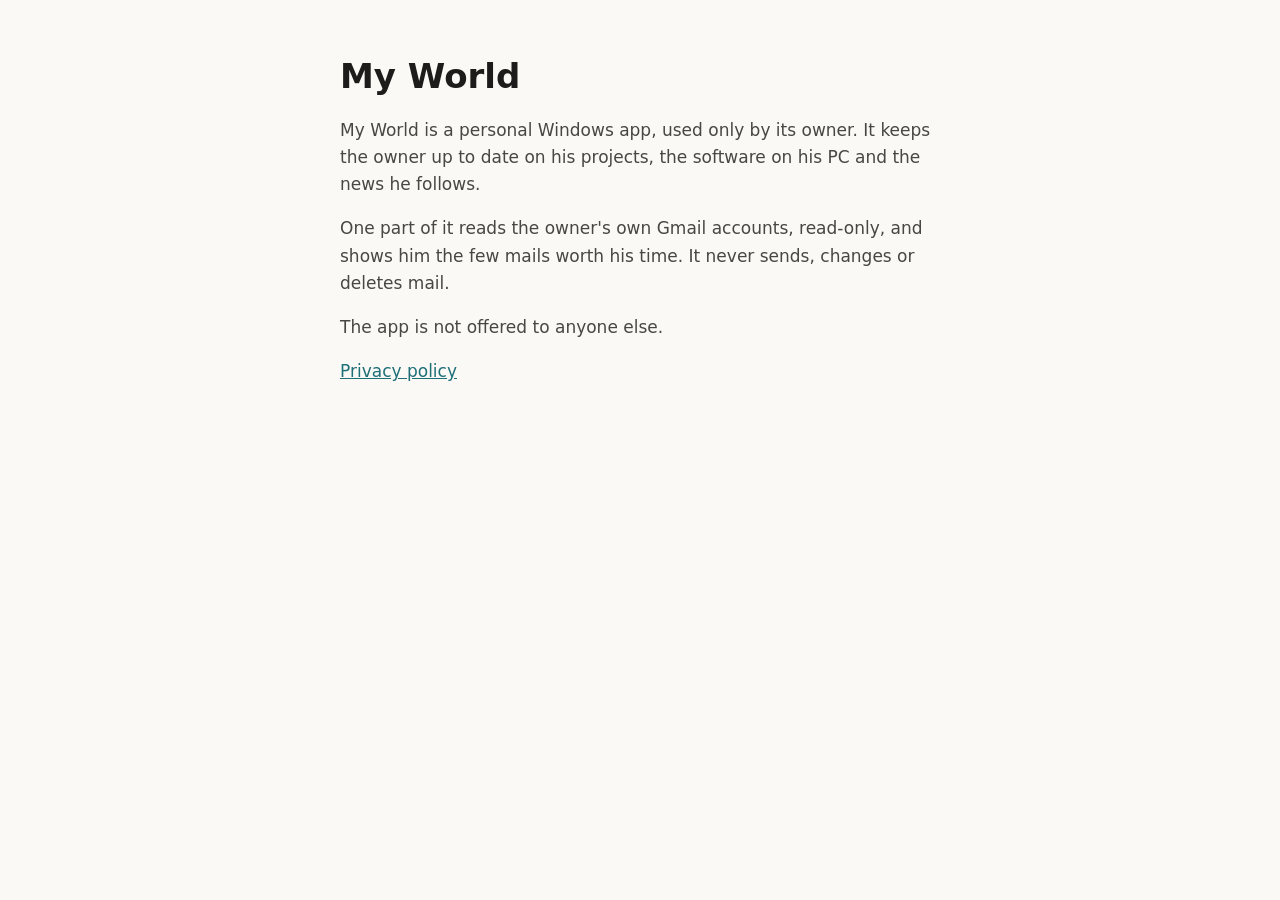
<file: index.html>
<!doctype html>
<html lang="en">
<head>
<meta charset="utf-8">
<meta name="viewport" content="width=device-width, initial-scale=1">
<meta name="robots" content="noindex">
<title>My World</title>
<link rel="stylesheet" href="style.css">
</head>
<body>
<main>
<h1>My World</h1>
<p>My World is a personal Windows app, used only by its owner. It keeps the owner up to date on his projects, the software on his PC and the news he follows.</p>
<p>One part of it reads the owner's own Gmail accounts, read-only, and shows him the few mails worth his time. It never sends, changes or deletes mail.</p>
<p>The app is not offered to anyone else.</p>
<p><a href="privacy.html">Privacy policy</a></p>
</main>
</body>
</html>
</file>
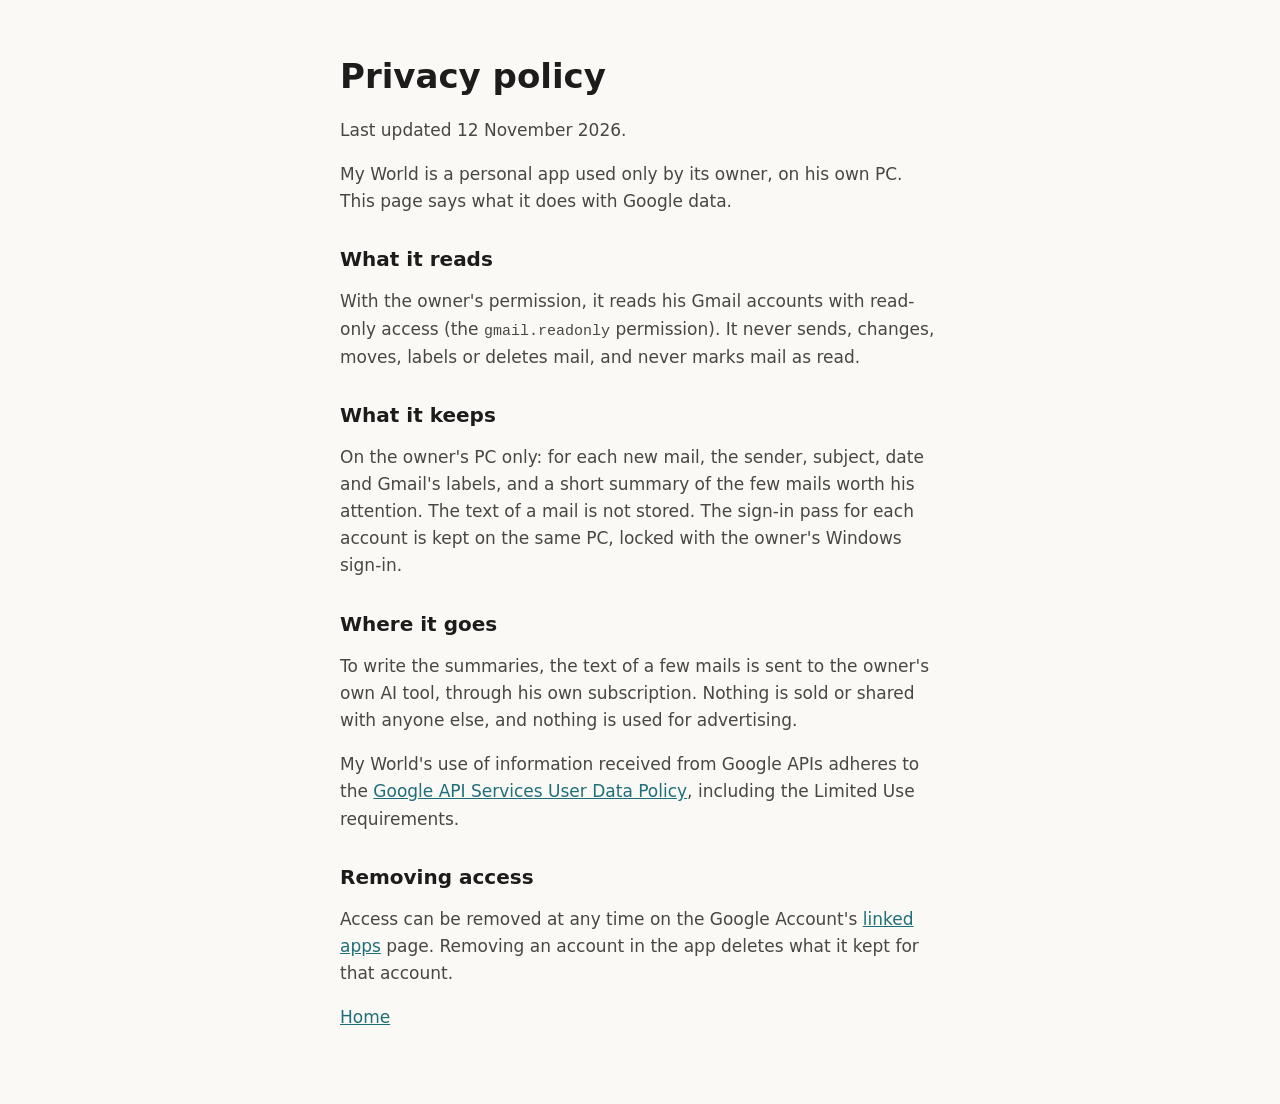
<file: privacy.html>
<!doctype html>
<html lang="en">
<head>
<meta charset="utf-8">
<meta name="viewport" content="width=device-width, initial-scale=1">
<meta name="robots" content="noindex">
<title>My World: privacy policy</title>
<link rel="stylesheet" href="style.css">
</head>
<body>
<main>
<h1>Privacy policy</h1>
<p>Last updated 12 November 2026.</p>

<p>My World is a personal app used only by its owner, on his own PC. This page says what it does with Google data.</p>

<h2>What it reads</h2>
<p>With the owner's permission, it reads his Gmail accounts with read-only access (the <code>gmail.readonly</code> permission). It never sends, changes, moves, labels or deletes mail, and never marks mail as read.</p>

<h2>What it keeps</h2>
<p>On the owner's PC only: for each new mail, the sender, subject, date and Gmail's labels, and a short summary of the few mails worth his attention. The text of a mail is not stored. The sign-in pass for each account is kept on the same PC, locked with the owner's Windows sign-in.</p>

<h2>Where it goes</h2>
<p>To write the summaries, the text of a few mails is sent to the owner's own AI tool, through his own subscription. Nothing is sold or shared with anyone else, and nothing is used for advertising.</p>

<p>My World's use of information received from Google APIs adheres to the <a href="https://developers.google.com/terms/api-services-user-data-policy">Google API Services User Data Policy</a>, including the Limited Use requirements.</p>

<h2>Removing access</h2>
<p>Access can be removed at any time on the Google Account's <a href="https://myaccount.google.com/linkedapps">linked apps</a> page. Removing an account in the app deletes what it kept for that account.</p>

<p><a href="index.html">Home</a></p>
</main>
</body>
</html>
</file>
<file: style.css>
:root {
  color-scheme: dark light;
  --bg: #151413;
  --text: #efede8;
  --muted: #cfcbc3;
  --link: #8fd3d7;
}
@media (prefers-color-scheme: light) {
  :root {
    --bg: #faf9f6;
    --text: #1d1c1a;
    --muted: #4a4641;
    --link: #1f6f78;
  }
}
body {
  margin: 0;
  background: var(--bg);
  color: var(--muted);
  font: 17px/1.6 system-ui, -apple-system, "Segoe UI", sans-serif;
}
main {
  max-width: 600px;
  margin: 0 auto;
  padding: 56px 16px;
}
h1, h2 {
  color: var(--text);
  line-height: 1.2;
}
h1 { font-size: 34px; margin: 0 0 20px; }
h2 { font-size: 20px; margin: 32px 0 8px; }
a { color: var(--link); }
code { font-size: 15px; }
</file>
